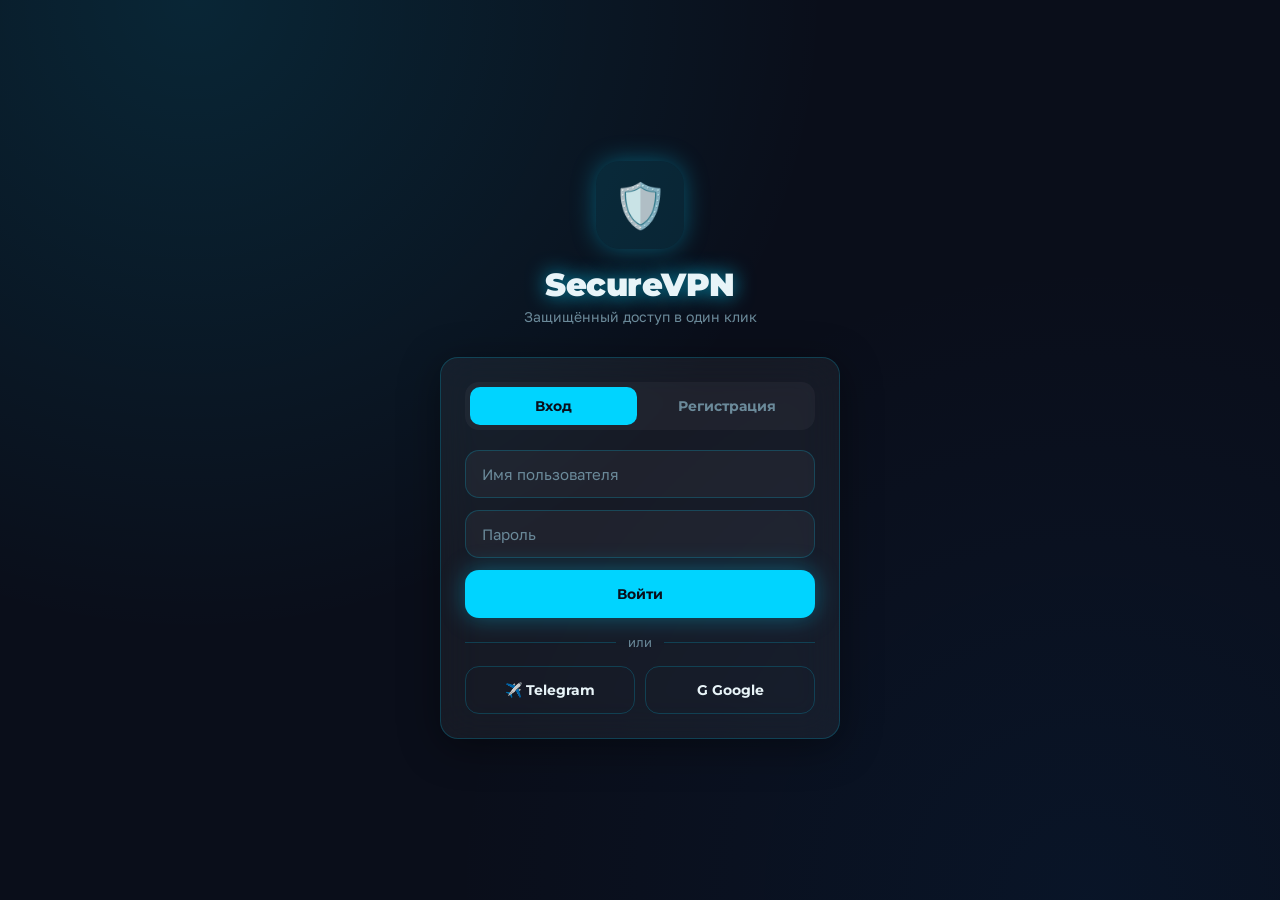
<file: public/securevpn/index.html>
<!DOCTYPE html>
<html lang="ru">
<head>
<meta charset="UTF-8"/>
<meta name="viewport" content="width=device-width, initial-scale=1.0, maximum-scale=1.0"/>
<title>SecureVPN</title>
<script src="https://telegram.org/js/telegram-web-app.js"></script>
<link rel="preconnect" href="https://fonts.googleapis.com">
<link href="https://fonts.googleapis.com/css2?family=Montserrat:wght@600;700;800;900&family=Golos+Text:wght@400;500;600;700&display=swap" rel="stylesheet">
<style>
:root {
  --bg: #0a0e1a;
  --bg2: #0f1523;
  --cyan: #00d4ff;
  --cyan2: #0099cc;
  --glass: rgba(255,255,255,0.05);
  --glass-border: rgba(0,212,255,0.2);
  --text: #e8f4f8;
  --muted: #6b8a9a;
  --card: rgba(15,21,35,0.8);
  --danger: #ff4757;
  --success: #00d4aa;
  --nav-h: 72px;
  --radius: 18px;
}
* { box-sizing: border-box; margin: 0; padding: 0; -webkit-tap-highlight-color: transparent; }
html, body { height: 100%; background: var(--bg); color: var(--text); font-family: 'Golos Text', sans-serif; overflow-x: hidden; }
body { background-image: radial-gradient(circle at 15% 0%, rgba(0,212,255,0.12) 0%, transparent 45%), radial-gradient(circle at 85% 100%, rgba(0,80,160,0.1) 0%, transparent 45%); background-attachment: fixed; }
h1,h2,h3,h4,.display { font-family: 'Montserrat', sans-serif; }

/* ANIMATIONS */
@keyframes fadeUp { from { opacity:0; transform:translateY(22px); } to { opacity:1; transform:translateY(0); } }
@keyframes popIn { from { opacity:0; transform:scale(0.82); } to { opacity:1; transform:scale(1); } }
@keyframes pulseGlow { 0%,100% { box-shadow:0 0 0 0 rgba(0,212,255,0.5); } 50% { box-shadow:0 0 0 8px rgba(0,212,255,0); } }
@keyframes fadeIn { from { opacity:0; } to { opacity:1; } }
@keyframes spin { to { transform:rotate(360deg); } }
@keyframes slideUp { from { transform:translateY(100%); opacity:0; } to { transform:translateY(0); opacity:1; } }
@keyframes toastIn { from { transform:translateY(80px) scale(0.9); opacity:0; } to { transform:translateY(0) scale(1); opacity:1; } }
.fade-up { animation: fadeUp 0.55s cubic-bezier(.22,1,.36,1) both; }
.pop-in { animation: popIn 0.4s cubic-bezier(.34,1.56,.64,1) both; }
.fade-in { animation: fadeIn 0.4s ease both; }

/* LAYOUT */
#app { max-width: 480px; margin: 0 auto; min-height: 100dvh; position: relative; }
.screen { display: none; }
.screen.active { display: block; }
.tab-content { display: none; padding-bottom: calc(var(--nav-h) + 16px); }
.tab-content.active { display: block; }

/* GLASS CARD */
.glass {
  background: var(--glass);
  border: 1px solid var(--glass-border);
  backdrop-filter: blur(20px);
  -webkit-backdrop-filter: blur(20px);
  border-radius: var(--radius);
  box-shadow: 0 8px 40px rgba(0,0,0,0.4);
}

/* NEON */
.neon-text { text-shadow: 0 0 20px rgba(0,212,255,0.7); }
.neon-glow { box-shadow: 0 0 24px rgba(0,212,255,0.35); }
.neon-border { box-shadow: 0 0 0 1px rgba(0,212,255,0.45), 0 0 24px rgba(0,212,255,0.2); }
.neon-pulse { animation: pulseGlow 2.5s infinite; }

/* BUTTONS */
.btn {
  display: inline-flex; align-items: center; justify-content: center; gap: 8px;
  padding: 0 20px; height: 48px; border-radius: 14px; border: none; cursor: pointer;
  font-family: 'Montserrat', sans-serif; font-weight: 700; font-size: 14px;
  transition: all 0.2s; user-select: none; text-decoration: none;
}
.btn:active { transform: scale(0.96); }
.btn-primary { background: var(--cyan); color: #0a0e1a; }
.btn-primary:hover { background: #1ae0ff; }
.btn-primary.neon-glow:hover { box-shadow: 0 0 32px rgba(0,212,255,0.5); }
.btn-outline { background: transparent; border: 1px solid var(--glass-border); color: var(--text); }
.btn-outline:hover { border-color: var(--cyan); color: var(--cyan); }
.btn-ghost { background: rgba(0,212,255,0.08); color: var(--cyan); border: 1px solid rgba(0,212,255,0.15); }
.btn-ghost:hover { background: rgba(0,212,255,0.15); }
.btn-danger { background: transparent; border: 1px solid rgba(255,71,87,0.4); color: var(--danger); }
.btn-danger:hover { background: rgba(255,71,87,0.1); }
.btn-full { width: 100%; }
.btn-sm { height: 38px; padding: 0 14px; font-size: 13px; border-radius: 10px; }

/* INPUTS */
.input {
  width: 100%; height: 48px; border-radius: 14px; border: 1px solid var(--glass-border);
  background: rgba(255,255,255,0.04); color: var(--text); padding: 0 16px;
  font-family: 'Golos Text', sans-serif; font-size: 15px; outline: none;
  transition: border-color 0.2s;
}
.input:focus { border-color: var(--cyan); box-shadow: 0 0 0 3px rgba(0,212,255,0.12); }
.input::placeholder { color: var(--muted); }

/* AUTH SCREEN */
#auth-screen { min-height: 100dvh; display: flex; align-items: center; justify-content: center; padding: 20px; }
.auth-wrap { width: 100%; max-width: 400px; }
.auth-logo { text-align: center; margin-bottom: 32px; }
.auth-logo .logo-icon { width: 88px; height: 88px; margin: 0 auto 16px; border-radius: 24px; background: rgba(0,212,255,0.1); display: flex; align-items: center; justify-content: center; font-size: 44px; }
.auth-logo h1 { font-size: 32px; font-weight: 900; letter-spacing: -0.5px; }
.auth-logo p { color: var(--muted); font-size: 14px; margin-top: 4px; }
.auth-tabs { display: flex; gap: 6px; padding: 5px; background: rgba(255,255,255,0.04); border-radius: 14px; margin-bottom: 20px; }
.auth-tab { flex: 1; padding: 10px; border-radius: 10px; border: none; cursor: pointer; font-family: 'Montserrat', sans-serif; font-weight: 700; font-size: 14px; color: var(--muted); background: transparent; transition: all 0.2s; }
.auth-tab.active { background: var(--cyan); color: #0a0e1a; }
.auth-form { display: flex; flex-direction: column; gap: 12px; }
.divider { display: flex; align-items: center; gap: 12px; color: var(--muted); font-size: 13px; margin: 4px 0; }
.divider::before, .divider::after { content:''; flex:1; height:1px; background: var(--glass-border); }
.social-btns { display: grid; grid-template-columns: 1fr 1fr; gap: 10px; }

/* MAIN APP */
#main-screen { min-height: 100dvh; }
.page-wrap { padding: 0 16px; max-width: 480px; margin: 0 auto; }

/* HEADER */
.app-header { display: flex; align-items: center; justify-content: space-between; padding: 20px 16px 12px; }
.app-header .logo { display: flex; align-items: center; gap: 10px; }
.app-header .logo .icon { width: 44px; height: 44px; border-radius: 14px; background: rgba(0,212,255,0.1); display: flex; align-items: center; justify-content: center; font-size: 22px; }
.app-header .logo h1 { font-size: 20px; font-weight: 900; line-height: 1; }
.app-header .logo p { font-size: 12px; color: var(--muted); }
.status-pill { display: flex; align-items: center; gap: 7px; padding: 8px 14px; border-radius: 50px; font-size: 12px; font-weight: 600; }
.status-dot { width: 8px; height: 8px; border-radius: 50%; flex-shrink: 0; }
.status-dot.online { background: var(--cyan); box-shadow: 0 0 10px var(--cyan); }
.status-dot.offline { background: var(--muted); }

/* BOTTOM NAV */
.bottom-nav {
  position: fixed; bottom: 0; left: 50%; transform: translateX(-50%);
  width: calc(100% - 24px); max-width: 456px;
  height: var(--nav-h); padding: 8px 8px 12px;
  display: flex; align-items: stretch; justify-content: space-between; gap: 4px;
  z-index: 100; border-radius: 22px 22px 0 0;
  background: rgba(10,14,26,0.9);
  border-top: 1px solid var(--glass-border);
  backdrop-filter: blur(24px);
  -webkit-backdrop-filter: blur(24px);
}
.nav-btn { flex: 1; display: flex; flex-direction: column; align-items: center; justify-content: center; gap: 4px; border: none; background: transparent; cursor: pointer; border-radius: 14px; transition: all 0.2s; color: var(--muted); padding: 0; }
.nav-btn.active { color: var(--cyan); }
.nav-btn.active .nav-icon { filter: drop-shadow(0 0 6px rgba(0,212,255,0.8)); }
.nav-icon { font-size: 20px; line-height: 1; }
.nav-label { font-family: 'Golos Text', sans-serif; font-size: 10px; font-weight: 600; }

/* STAT CARDS */
.stat-grid { display: grid; grid-template-columns: repeat(3, 1fr); gap: 10px; }
.stat-card { padding: 16px 14px; }
.stat-card .s-icon { font-size: 20px; margin-bottom: 6px; color: var(--cyan); }
.stat-card .s-val { font-family: 'Montserrat', sans-serif; font-weight: 800; font-size: 20px; line-height: 1.1; }
.stat-card .s-lbl { font-size: 11px; color: var(--muted); margin-top: 2px; }

/* SUBSCRIPTION CARD */
.sub-card { padding: 22px; position: relative; overflow: hidden; margin-bottom: 14px; }
.sub-card .glow-blob { position: absolute; top: -40px; right: -40px; width: 150px; height: 150px; border-radius: 50%; background: rgba(0,212,255,0.15); filter: blur(40px); pointer-events: none; }
.sub-card .label { font-size: 10px; color: var(--muted); text-transform: uppercase; letter-spacing: 1.5px; margin-bottom: 4px; }
.sub-card h2 { font-size: 26px; font-weight: 900; }
.sub-card .badges { display: flex; align-items: center; gap: 8px; margin-top: 10px; flex-wrap: wrap; }
.badge { display: inline-block; padding: 4px 12px; border-radius: 50px; font-size: 12px; font-weight: 700; }
.badge-active { background: rgba(0,212,255,0.15); color: var(--cyan); }
.badge-inactive { background: rgba(107,138,154,0.15); color: var(--muted); }
.badge-expires { font-size: 12px; color: var(--muted); }

/* SERVER LIST */
.server-list { display: flex; flex-direction: column; gap: 8px; }
.server-row { display: flex; align-items: center; justify-content: space-between; padding: 11px 16px; border-radius: 14px; background: rgba(255,255,255,0.03); border: 1px solid rgba(255,255,255,0.06); }
.server-row .sf { display: flex; align-items: center; gap: 12px; }
.server-row .flag { font-size: 22px; }
.server-row .sname { font-weight: 600; font-size: 14px; }
.server-row .ping { font-family: 'Montserrat', sans-serif; font-size: 12px; color: var(--cyan); font-weight: 700; }
.section-head { display: flex; align-items: center; justify-content: space-between; margin-bottom: 12px; }
.section-head h3 { font-size: 16px; font-weight: 800; }

/* PLAN CARDS */
.plan-card { display: flex; align-items: center; justify-content: space-between; padding: 16px; margin-bottom: 10px; cursor: pointer; transition: transform 0.18s, box-shadow 0.18s; }
.plan-card:active { transform: scale(0.98); }
.plan-card:hover { transform: scale(1.01); }
.plan-card .pi { display: flex; align-items: center; gap: 14px; }
.plan-card .plan-icon { font-size: 28px; }
.plan-card .plan-name { font-family: 'Montserrat', sans-serif; font-weight: 800; font-size: 15px; }
.plan-card .plan-desc { font-size: 12px; color: var(--muted); margin-top: 2px; }
.plan-card .plan-price { text-align: right; }
.plan-card .plan-price .price-val { font-family: 'Montserrat', sans-serif; font-weight: 900; font-size: 16px; color: var(--cyan); }
.plan-card .plan-price .price-via { font-size: 10px; color: var(--muted); margin-top: 2px; }

/* KEY CARDS */
.key-card { padding: 14px 16px; margin-bottom: 10px; }
.key-card .key-head { display: flex; align-items: center; justify-content: space-between; margin-bottom: 8px; }
.key-card .key-title { display: flex; align-items: center; gap: 6px; font-weight: 700; font-size: 13px; color: var(--cyan); }
.key-card .key-body { font-family: monospace; font-size: 11px; color: var(--muted); word-break: break-all; background: rgba(0,0,0,0.3); border-radius: 10px; padding: 10px 12px; line-height: 1.5; cursor: pointer; transition: color 0.2s; }
.key-card .key-body:hover { color: var(--text); }
.key-card .key-toggle { font-size: 11px; color: var(--cyan); cursor: pointer; margin-top: 6px; display: inline-block; }

/* DOWNLOAD */
.dl-card { display: flex; align-items: center; justify-content: space-between; padding: 16px; margin-bottom: 10px; }
.dl-card .dl-left { display: flex; align-items: center; gap: 14px; }
.dl-card .dl-icon { font-size: 28px; width: 44px; text-align: center; }
.dl-card .dl-name { font-weight: 700; font-size: 15px; }
.dl-card .dl-sub { font-size: 12px; color: var(--muted); }

/* PROFILE */
.profile-avatar { width: 84px; height: 84px; border-radius: 22px; background: rgba(0,212,255,0.1); display: flex; align-items: center; justify-content: center; font-size: 42px; margin: 0 auto 12px; cursor: pointer; overflow: hidden; position: relative; }
.profile-avatar img { width: 100%; height: 100%; object-fit: cover; }
.profile-center { text-align: center; }
.profile-name { font-family: 'Montserrat', sans-serif; font-weight: 900; font-size: 22px; }
.profile-id { font-size: 12px; color: var(--muted); margin-top: 3px; }
.info-row { display: flex; align-items: center; justify-content: space-between; padding: 12px 16px; border-radius: 14px; background: rgba(255,255,255,0.03); border: 1px solid rgba(255,255,255,0.06); }
.info-row .ir-lbl { font-size: 13px; color: var(--muted); }
.info-row .ir-val { font-weight: 700; font-size: 13px; }
.ir-val.ok { color: var(--success); }
.ir-val.used { color: var(--muted); }
.ref-box { display: flex; align-items: center; gap: 8px; margin-top: 6px; }
.ref-text { flex: 1; background: rgba(0,0,0,0.3); border-radius: 10px; padding: 10px 12px; font-family: monospace; font-size: 12px; color: var(--muted); overflow: hidden; white-space: nowrap; text-overflow: ellipsis; }
.history-item { display: flex; justify-content: space-between; padding: 10px 0; border-bottom: 1px solid rgba(255,255,255,0.05); }
.history-item:last-child { border-bottom: none; }
.history-item .hi-plan { font-weight: 600; font-size: 13px; }
.history-item .hi-date { font-size: 12px; color: var(--muted); }

/* DEVICES */
.device-row { display: flex; align-items: center; justify-content: space-between; padding: 14px 16px; border-radius: 14px; margin-bottom: 8px; background: rgba(255,255,255,0.03); border: 1px solid rgba(255,255,255,0.06); }
.device-row .dr-left { display: flex; align-items: center; gap: 12px; }
.device-row .dr-icon { width: 40px; height: 40px; border-radius: 12px; background: rgba(0,212,255,0.1); display: flex; align-items: center; justify-content: center; font-size: 20px; }
.device-row .dr-name { font-weight: 700; font-size: 14px; }
.device-row .dr-tag { font-size: 10px; color: var(--cyan); margin-top: 2px; }
.del-btn { background: transparent; border: none; color: var(--muted); cursor: pointer; font-size: 18px; padding: 4px; border-radius: 8px; transition: color 0.2s; }
.del-btn:hover { color: var(--danger); }

/* MODAL */
.modal-overlay {
  position: fixed; inset: 0; z-index: 200; display: flex; align-items: center; justify-content: center;
  background: rgba(0,0,0,0.75); backdrop-filter: blur(8px); padding: 20px;
  opacity: 0; pointer-events: none; transition: opacity 0.25s;
}
.modal-overlay.open { opacity: 1; pointer-events: all; }
.modal-box { width: 100%; max-width: 360px; padding: 28px 24px; }
.modal-box h3 { font-size: 22px; font-weight: 900; text-align: center; margin: 12px 0 6px; }
.modal-box p { font-size: 14px; color: var(--muted); text-align: center; }
.modal-actions { display: flex; gap: 10px; margin-top: 22px; }
.modal-actions .btn { flex: 1; }
.modal-big-icon { text-align: center; font-size: 48px; }

/* TOAST */
.toast-container { position: fixed; bottom: calc(var(--nav-h) + 12px); left: 50%; transform: translateX(-50%); z-index: 500; width: calc(100% - 32px); max-width: 448px; display: flex; flex-direction: column; gap: 8px; pointer-events: none; }
.toast { padding: 14px 18px; border-radius: 14px; font-weight: 600; font-size: 14px; animation: toastIn 0.35s cubic-bezier(.34,1.56,.64,1) both; box-shadow: 0 8px 30px rgba(0,0,0,0.5); }
.toast-success { background: rgba(0,212,170,0.2); border: 1px solid rgba(0,212,170,0.4); color: var(--success); }
.toast-error { background: rgba(255,71,87,0.2); border: 1px solid rgba(255,71,87,0.4); color: var(--danger); }
.toast-info { background: rgba(0,212,255,0.15); border: 1px solid rgba(0,212,255,0.35); color: var(--cyan); }

/* SPINNER */
.spinner { width: 24px; height: 24px; border: 3px solid rgba(0,212,255,0.2); border-top-color: var(--cyan); border-radius: 50%; animation: spin 0.8s linear infinite; margin: 0 auto; }

/* EMPTY STATE */
.empty-state { text-align: center; padding: 48px 20px; }
.empty-state .es-icon { font-size: 52px; margin-bottom: 14px; opacity: 0.5; }
.empty-state p { color: var(--muted); font-size: 14px; }

/* SECTION SPACER */
.section { margin-bottom: 20px; }
.s-title { font-family: 'Montserrat', sans-serif; font-size: 20px; font-weight: 900; margin-bottom: 14px; }
.sub-section { font-family: 'Montserrat', sans-serif; font-size: 15px; font-weight: 800; margin-bottom: 10px; color: var(--text); }
.s-desc { font-size: 13px; color: var(--muted); margin-bottom: 14px; }

/* LOCK SCREEN */
.lock-screen { display: flex; flex-direction: column; align-items: center; justify-content: center; padding: 60px 20px; text-align: center; }
.lock-screen .lock-icon { font-size: 56px; margin-bottom: 16px; opacity: 0.4; }
.lock-screen p { color: var(--muted); font-size: 15px; line-height: 1.6; }

/* COPY BTN */
.copy-btn { background: rgba(0,212,255,0.1); border: 1px solid rgba(0,212,255,0.2); color: var(--cyan); border-radius: 10px; padding: 6px 10px; cursor: pointer; font-size: 16px; transition: all 0.2s; }
.copy-btn:hover { background: rgba(0,212,255,0.2); }

/* SCROLLBAR */
::-webkit-scrollbar { width: 4px; }
::-webkit-scrollbar-track { background: transparent; }
::-webkit-scrollbar-thumb { background: rgba(0,212,255,0.3); border-radius: 4px; }

/* PROGRESS BAR */
.progress-bar { height: 6px; border-radius: 6px; background: rgba(255,255,255,0.08); overflow: hidden; margin-top: 10px; }
.progress-fill { height: 100%; border-radius: 6px; background: linear-gradient(90deg, var(--cyan2), var(--cyan)); transition: width 0.5s; }
</style>
</head>
<body>
<div id="app">

  <!-- AUTH SCREEN -->
  <div id="auth-screen" class="screen active">
    <div class="auth-wrap pop-in">
      <div class="auth-logo">
        <div class="logo-icon neon-glow neon-pulse">🛡️</div>
        <h1 class="neon-text">SecureVPN</h1>
        <p>Защищённый доступ в один клик</p>
      </div>
      <div class="glass" style="padding:24px;">
        <div class="auth-tabs">
          <button class="auth-tab active" onclick="switchAuthTab('login')">Вход</button>
          <button class="auth-tab" onclick="switchAuthTab('register')">Регистрация</button>
        </div>
        <div class="auth-form">
          <input id="auth-name" class="input" placeholder="Имя пользователя" autocomplete="username"/>
          <input id="auth-pass" class="input" type="password" placeholder="Пароль" autocomplete="current-password"/>
          <input id="auth-pass2" class="input" type="password" placeholder="Повторите пароль" autocomplete="new-password" style="display:none"/>
          <button class="btn btn-primary btn-full neon-glow" id="auth-submit-btn" onclick="submitAuth()">Войти</button>
          <div class="divider">или</div>
          <div class="social-btns">
            <button class="btn btn-outline" onclick="loginTelegram()">✈️ Telegram</button>
            <button class="btn btn-outline" onclick="loginGoogle()">G Google</button>
          </div>
        </div>
      </div>
    </div>
  </div>

  <!-- MAIN APP SCREEN -->
  <div id="main-screen" class="screen">
    <!-- HEADER -->
    <div class="app-header">
      <div class="logo">
        <div class="icon neon-border">🛡️</div>
        <div>
          <h1 class="neon-text">SecureVPN</h1>
          <p id="header-greeting">Привет!</p>
        </div>
      </div>
      <div class="status-pill glass" id="status-pill">
        <div class="status-dot online" id="status-dot"></div>
        <span id="status-text">Online</span>
      </div>
    </div>

    <!-- TAB CONTENTS -->
    <div style="padding:0 16px;">

      <!-- HOME TAB -->
      <div id="tab-home" class="tab-content active fade-up">
        <div class="sub-card glass">
          <div class="glow-blob"></div>
          <div class="label">Текущий тариф</div>
          <h2 id="home-plan-name" class="neon-text">Нет подписки</h2>
          <div class="badges">
            <span class="badge badge-inactive" id="home-status-badge">Не активна</span>
            <span class="badge-expires" id="home-expires"></span>
          </div>
          <div class="progress-bar" id="home-progress-bar" style="display:none">
            <div class="progress-fill" id="home-progress-fill"></div>
          </div>
        </div>
        <div class="stat-grid" style="margin-bottom:16px;">
          <div class="stat-card glass fade-up" style="animation-delay:.06s">
            <div class="s-icon">🖥️</div>
            <div class="s-val" id="stat-servers">0</div>
            <div class="s-lbl">Серверов</div>
          </div>
          <div class="stat-card glass fade-up" style="animation-delay:.12s">
            <div class="s-icon">📱</div>
            <div class="s-val" id="stat-devices">0</div>
            <div class="s-lbl">Устройств</div>
          </div>
          <div class="stat-card glass fade-up" style="animation-delay:.18s">
            <div class="s-icon">⏱️</div>
            <div class="s-val" id="stat-days">—</div>
            <div class="s-lbl">Осталось</div>
          </div>
        </div>
        <div class="glass" style="padding:18px;">
          <div class="section-head">
            <h3>Доступные серверы</h3>
            <span style="color:var(--cyan);font-size:18px;">📡</span>
          </div>
          <div class="server-list" id="server-list">
            <div class="empty-state" style="padding:20px 0;">
              <div class="es-icon">🔒</div>
              <p>Оформите подписку, чтобы открыть серверы</p>
            </div>
          </div>
        </div>
      </div>

      <!-- PLANS TAB -->
      <div id="tab-plans" class="tab-content">
        <div class="s-title fade-up">Тарифы</div>
        <div id="plans-list" class="fade-up" style="animation-delay:.05s"></div>
      </div>

      <!-- KEYS TAB -->
      <div id="tab-keys" class="tab-content">
        <div class="s-title fade-up">Мои ключи</div>
        <div id="keys-content" class="fade-up" style="animation-delay:.05s"></div>
      </div>

      <!-- DOWNLOAD TAB -->
      <div id="tab-download" class="tab-content">
        <div class="s-title fade-up">Скачать</div>
        <div class="s-desc fade-up">Установите HAPP на своё устройство</div>
        <div id="dl-list" class="fade-up" style="animation-delay:.05s"></div>
        <div class="glass fade-up" style="padding:22px;text-align:center;margin-top:8px;animation-delay:.15s">
          <div style="font-size:28px;margin-bottom:10px;">🔗</div>
          <div style="font-family:'Montserrat',sans-serif;font-weight:800;font-size:16px;margin-bottom:6px;">Добавить подписку</div>
          <div style="font-size:13px;color:var(--muted);margin-bottom:16px;">Откройте бота для управления подпиской</div>
          <button class="btn btn-primary neon-glow btn-full" onclick="openBot()">Открыть @SecureVpnOfficial_bot</button>
        </div>
      </div>

      <!-- PROFILE TAB -->
      <div id="tab-profile" class="tab-content">
        <div class="section fade-up">
          <div class="glass" style="padding:24px;">
            <div class="profile-center">
              <label for="avatar-input" style="cursor:pointer;">
                <div class="profile-avatar neon-glow" id="profile-avatar-wrap">👤</div>
              </label>
              <input type="file" id="avatar-input" accept="image/*" style="display:none" onchange="uploadAvatar(this)"/>
              <div class="profile-name" id="profile-name"></div>
              <div class="profile-id" id="profile-id"></div>
            </div>
          </div>
        </div>

        <div class="section fade-up" style="animation-delay:.07s">
          <div class="sub-section">Статус аккаунта</div>
          <div style="display:flex;flex-direction:column;gap:8px;">
            <div class="info-row"><span class="ir-lbl">Триал</span><span class="ir-val" id="profile-trial">Доступен</span></div>
            <div class="info-row"><span class="ir-lbl">Премиум 4д</span><span class="ir-val" id="profile-prem4">Доступен</span></div>
            <div class="info-row"><span class="ir-lbl">Приглашено</span><span class="ir-val" id="profile-invited">0</span></div>
          </div>
        </div>

        <div class="section fade-up" style="animation-delay:.12s">
          <div class="sub-section">Устройства</div>
          <div id="devices-counter" style="font-size:13px;color:var(--muted);margin-bottom:10px;"></div>
          <div id="devices-list"></div>
          <button class="btn btn-ghost btn-full" style="margin-top:8px;" onclick="addDevice()">＋ Добавить устройство</button>
        </div>

        <div class="section fade-up" style="animation-delay:.16s">
          <div class="sub-section">История подписок</div>
          <div class="glass" style="padding:16px;" id="history-block">
            <p style="color:var(--muted);font-size:13px;text-align:center;">Нет истории</p>
          </div>
        </div>

        <div class="section fade-up" style="animation-delay:.2s">
          <div class="sub-section">Реферальная ссылка</div>
          <div class="glass" style="padding:16px;">
            <div class="ref-box">
              <div class="ref-text" id="ref-link"></div>
              <button class="copy-btn" onclick="copyRef()">📋</button>
            </div>
          </div>
        </div>

        <div class="section fade-up" style="animation-delay:.24s;display:flex;flex-direction:column;gap:10px;">
          <button class="btn btn-outline btn-full" onclick="logout()">🚪 Выйти</button>
          <button class="btn btn-danger btn-full" onclick="showDeleteConfirm()">🗑️ Удалить аккаунт</button>
        </div>
      </div>

    </div><!-- /padding wrap -->

    <!-- BOTTOM NAV -->
    <nav class="bottom-nav">
      <button class="nav-btn active" id="nav-home" onclick="switchTab('home')">
        <span class="nav-icon">🏠</span>
        <span class="nav-label">Главная</span>
      </button>
      <button class="nav-btn" id="nav-plans" onclick="switchTab('plans')">
        <span class="nav-icon">✦</span>
        <span class="nav-label">Тарифы</span>
      </button>
      <button class="nav-btn" id="nav-keys" onclick="switchTab('keys')">
        <span class="nav-icon">🔑</span>
        <span class="nav-label">Ключи</span>
      </button>
      <button class="nav-btn" id="nav-download" onclick="switchTab('download')">
        <span class="nav-icon">⬇️</span>
        <span class="nav-label">Скачать</span>
      </button>
      <button class="nav-btn" id="nav-profile" onclick="switchTab('profile')">
        <span class="nav-icon">👤</span>
        <span class="nav-label">Профиль</span>
      </button>
    </nav>
  </div><!-- /main-screen -->

</div><!-- /app -->

<!-- MODALS -->
<div class="modal-overlay" id="modal-plan" onclick="closeModal('modal-plan')">
  <div class="modal-box glass pop-in" onclick="event.stopPropagation()">
    <div class="modal-big-icon" id="modal-plan-icon"></div>
    <h3 id="modal-plan-title"></h3>
    <p id="modal-plan-desc"></p>
    <div class="modal-actions">
      <button class="btn btn-outline" onclick="closeModal('modal-plan')">Отмена</button>
      <button class="btn btn-primary neon-glow" id="modal-plan-confirm">Активировать</button>
    </div>
  </div>
</div>

<div class="modal-overlay" id="modal-delete" onclick="closeModal('modal-delete')">
  <div class="modal-box glass pop-in" onclick="event.stopPropagation()">
    <div class="modal-big-icon">⚠️</div>
    <h3>Удалить аккаунт?</h3>
    <p>Все данные, ключи и подписка будут удалены безвозвратно.</p>
    <div class="modal-actions">
      <button class="btn btn-outline" onclick="closeModal('modal-delete')">Отмена</button>
      <button class="btn btn-danger" onclick="deleteAccount()">Удалить</button>
    </div>
  </div>
</div>

<!-- TOAST CONTAINER -->
<div class="toast-container" id="toast-container"></div>

<script>
// ============================================================
// CONSTANTS
// ============================================================
const GIST_TRIAL = 'https://gist.githubusercontent.com/securevpn108-bot/44ed10a2807f6133217ad043246653e8/raw/c6fd74092b1cdc0c96b64daf5c53d4d99c825fc3/gistfile1.txt';
const GIST_FULL  = 'https://gist.githubusercontent.com/securevpn108-bot/e44e70d388ef1c41b041f61ed42a07bc/raw/6739b118832d22209c7a5b13bc2fa9770214699c/gistfile1.txt';
const BOT_URL = 'https://t.me/SecureVpnOfficial_bot';

const PLANS = [
  { id:'trial',  icon:'🎁', name:'Триал',       days:3,   servers:3, maxDev:2, price:0,   via:'app',  gist:GIST_TRIAL, keys:3 },
  { id:'prem4',  icon:'🎁', name:'Премиум 4д',  days:4,   servers:7, maxDev:4, price:0,   via:'app',  gist:GIST_FULL,  keys:7 },
  { id:'m1',     icon:'💎', name:'1 месяц',     days:30,  servers:7, maxDev:4, price:15,  via:'bot',  gist:GIST_FULL,  keys:7 },
  { id:'m3',     icon:'💎', name:'3 месяца',    days:90,  servers:7, maxDev:4, price:25,  via:'bot',  gist:GIST_FULL,  keys:7 },
  { id:'m6',     icon:'💎', name:'6 месяцев',   days:180, servers:7, maxDev:4, price:100, via:'bot',  gist:GIST_FULL,  keys:7 },
  { id:'m12',    icon:'💎', name:'12 месяцев',  days:365, servers:7, maxDev:4, price:300, via:'bot',  gist:GIST_FULL,  keys:7 },
];

const SERVERS = [
  {flag:'🇳🇱',name:'Нидерланды',ping:24},
  {flag:'🇩🇪',name:'Германия',ping:31},
  {flag:'🇫🇮',name:'Финляндия',ping:18},
  {flag:'🇺🇸',name:'США',ping:92},
  {flag:'🇸🇬',name:'Сингапур',ping:110},
  {flag:'🇫🇷',name:'Франция',ping:38},
  {flag:'🇬🇧',name:'Британия',ping:44},
];

const DL_APPS = [
  {icon:'📱',name:'iOS',sub:'iPhone / iPad',store:'App Store'},
  {icon:'🤖',name:'Android',sub:'Смартфон / Планшет',store:'Google Play / APK'},
  {icon:'🪟',name:'Windows',sub:'Windows 10/11',store:'Скачать .exe'},
  {icon:'🍎',name:'macOS',sub:'macOS 12+',store:'Скачать .dmg'},
  {icon:'🐧',name:'Linux',sub:'Ubuntu / Debian',store:'Скачать .deb'},
];

// ============================================================
// TELEGRAM INIT
// ============================================================
const tg = window.Telegram?.WebApp;
if (tg) { try { tg.ready(); tg.expand(); } catch(e){} }

// ============================================================
// STATE
// ============================================================
let currentUser = null;
let autoRefreshTimer = null;

// ============================================================
// STORAGE HELPERS
// ============================================================
function saveUser(u) {
  localStorage.setItem('svpn_session', JSON.stringify(u));
  localStorage.setItem('svpn_user_' + u.name.toLowerCase(), JSON.stringify(u));
  currentUser = u;
}

function loadUser() {
  const s = localStorage.getItem('svpn_session');
  return s ? JSON.parse(s) : null;
}

function makeUser(name, provider, password) {
  return { name, password: password||null, avatar:null, provider, trialUsed:false, prem4Used:false, invited:0, devices:[], history:[], sub:null };
}

// ============================================================
// TOAST
// ============================================================
function showToast(msg, type='info') {
  const c = document.getElementById('toast-container');
  const t = document.createElement('div');
  t.className = `toast toast-${type}`;
  t.textContent = msg;
  c.appendChild(t);
  setTimeout(() => t.style.opacity='0', 2700);
  setTimeout(() => t.remove(), 3200);
}

// ============================================================
// AUTH
// ============================================================
let authMode = 'login';

function switchAuthTab(mode) {
  authMode = mode;
  document.querySelectorAll('.auth-tab').forEach((t,i) => t.classList.toggle('active', (i===0&&mode==='login')||(i===1&&mode==='register')));
  const p2 = document.getElementById('auth-pass2');
  p2.style.display = mode === 'register' ? 'block' : 'none';
  document.getElementById('auth-submit-btn').textContent = mode === 'login' ? 'Войти' : 'Создать аккаунт';
}

function vibrate() { try { navigator.vibrate && navigator.vibrate(60); } catch(e){} }

function submitAuth() {
  const name = document.getElementById('auth-name').value.trim();
  const pass = document.getElementById('auth-pass').value;
  const pass2 = document.getElementById('auth-pass2').value;
  if (!name || !pass) { vibrate(); showToast('Заполните все поля', 'error'); return; }
  const key = 'svpn_user_' + name.toLowerCase();
  if (authMode === 'register') {
    if (pass !== pass2) { vibrate(); showToast('Пароли не совпадают', 'error'); return; }
    if (localStorage.getItem(key)) { vibrate(); showToast('Пользователь уже существует', 'error'); return; }
    const u = makeUser(name, 'local', pass);
    saveUser(u);
    showToast('Аккаунт создан!', 'success');
    enterApp(u);
  } else {
    const raw = localStorage.getItem(key);
    if (!raw) { vibrate(); showToast('Пользователь не найден', 'error'); return; }
    const u = JSON.parse(raw);
    if (u.password !== pass) { vibrate(); showToast('Неверный пароль', 'error'); return; }
    showToast('С возвращением!', 'success');
    enterApp(u);
  }
}

function loginTelegram() {
  let name = 'TelegramUser_' + Math.floor(Math.random()*9000+1000);
  if (tg && tg.initDataUnsafe && tg.initDataUnsafe.user) {
    const tu = tg.initDataUnsafe.user;
    name = tu.username || (tu.first_name + (tu.last_name?' '+tu.last_name:'')) || name;
  }
  const key = 'svpn_user_' + name.toLowerCase();
  const existing = localStorage.getItem(key);
  const u = existing ? JSON.parse(existing) : makeUser(name, 'telegram');
  saveUser(u);
  showToast('Вход через Telegram', 'success');
  enterApp(u);
}

function loginGoogle() {
  const name = 'GoogleUser_' + Math.floor(Math.random()*9000+1000);
  const u = makeUser(name, 'google');
  saveUser(u);
  showToast('Вход через Google', 'success');
  enterApp(u);
}

// ============================================================
// APP ENTRY
// ============================================================
function enterApp(u) {
  currentUser = u;
  document.getElementById('auth-screen').classList.remove('active');
  document.getElementById('main-screen').classList.add('active');
  renderAll();
  startAutoRefresh();
}

function startAutoRefresh() {
  if (autoRefreshTimer) clearInterval(autoRefreshTimer);
  autoRefreshTimer = setInterval(() => { if (currentUser) renderHome(); }, 3000);
}

// ============================================================
// RENDER
// ============================================================
function renderAll() {
  renderHeader();
  renderHome();
  renderPlans();
  renderKeys();
  renderDownload();
  renderProfile();
}

function isActive() { return currentUser.sub && currentUser.sub.expires > Date.now(); }
function daysLeft() { if (!currentUser.sub) return 0; return Math.max(0, Math.ceil((currentUser.sub.expires - Date.now()) / 86400000)); }
function fmtDate(ts) { return new Date(ts).toLocaleDateString('ru-RU', {day:'numeric',month:'long',year:'numeric'}); }

function hashId(name) { let h=0; for(let c of name){h=(h*137+c.charCodeAt(0))%9999999;} return String(Math.abs(h)).padStart(7,'0'); }

function renderHeader() {
  document.getElementById('header-greeting').textContent = 'Привет, ' + currentUser.name;
  const active = isActive();
  document.getElementById('status-dot').className = 'status-dot ' + (active ? 'online' : 'offline');
  document.getElementById('status-text').textContent = active ? 'Online' : 'Offline';
}

function renderHome() {
  const sub = currentUser.sub;
  const active = isActive();
  document.getElementById('home-plan-name').textContent = active ? sub.name : 'Нет подписки';
  const badge = document.getElementById('home-status-badge');
  badge.textContent = active ? 'Активна' : 'Не активна';
  badge.className = 'badge ' + (active ? 'badge-active' : 'badge-inactive');
  const exp = document.getElementById('home-expires');
  exp.textContent = active ? 'истекает ' + fmtDate(sub.expires) : '';
  document.getElementById('stat-servers').textContent = active ? sub.servers : '0';
  document.getElementById('stat-devices').textContent = active ? sub.maxDev : '0';
  document.getElementById('stat-days').textContent = active ? daysLeft() + ' дн' : '—';

  const pb = document.getElementById('home-progress-bar');
  if (active) {
    pb.style.display = 'block';
    const plan = PLANS.find(p=>p.id===sub.planId);
    if (plan) {
      const total = plan.days * 86400000;
      const passed = Date.now() - (sub.expires - total);
      const pct = Math.max(2, Math.min(100, (passed/total)*100));
      document.getElementById('home-progress-fill').style.width = pct+'%';
    }
  } else { pb.style.display = 'none'; }

  const sl = document.getElementById('server-list');
  if (!active) {
    sl.innerHTML = '<div class="empty-state" style="padding:20px 0;"><div class="es-icon">🔒</div><p>Оформите подписку, чтобы открыть серверы</p></div>';
    return;
  }
  sl.innerHTML = SERVERS.slice(0, sub.servers).map(s => `
    <div class="server-row">
      <div class="sf"><span class="flag">${s.flag}</span><span class="sname">${s.name}</span></div>
      <span class="ping">${s.ping} ms</span>
    </div>`).join('');
}

function renderPlans() {
  document.getElementById('plans-list').innerHTML = PLANS.map((p,i) => `
    <div class="plan-card glass ${p.accent?'neon-border':''}" onclick="onPlanClick('${p.id}')" style="animation-delay:${i*60}ms;">
      <div class="pi">
        <span class="plan-icon">${p.icon}</span>
        <div>
          <div class="plan-name">${p.name}</div>
          <div class="plan-desc">${p.days} дней · ${p.servers} серверов · ${p.maxDev} устр.</div>
        </div>
      </div>
      <div class="plan-price">
        <div class="price-val">${p.price===0?'FREE':p.price+'⭐'}</div>
        <div class="price-via">${p.via==='app'?'в приложении':'через бота'}</div>
      </div>
    </div>`).join('');
}

function renderKeys() {
  const kc = document.getElementById('keys-content');
  if (!isActive()) {
    kc.innerHTML = '<div class="lock-screen"><div class="lock-icon">🔒</div><p>Ключи доступны только при активной подписке</p></div>';
    return;
  }
  const keys = currentUser.sub.keys || [];
  if (!keys.length) {
    kc.innerHTML = '<div class="lock-screen"><div class="lock-icon">🔑</div><p>Ключи не найдены. Переактивируйте подписку.</p></div>';
    return;
  }
  kc.innerHTML = `
    <button class="btn btn-primary neon-glow btn-full" style="margin-bottom:14px;" onclick="copyAllKeys()">📋 Копировать все ключи</button>
    ${keys.map((k,i) => {
      const srv = SERVERS[i] || {flag:'🌐',name:'Сервер'};
      const short = k.length>50 ? k.slice(0,50)+'…' : k;
      return `<div class="key-card glass">
        <div class="key-head">
          <div class="key-title"><span>${srv.flag}</span> Ключ #${i+1} — ${srv.name}</div>
          <button class="copy-btn" onclick="copyKey('${btoa(k)}')">📋</button>
        </div>
        <div class="key-body" id="key-body-${i}" onclick="toggleKey(${i})">${escHtml(short)}</div>
        ${k.length>50?`<span class="key-toggle" onclick="toggleKey(${i})" id="key-toggle-${i}">Показать полностью</span>`:''}
      </div>`;
    }).join('')}`;
  // store full keys for toggle
  keys.forEach((k,i) => { window['_key_'+i] = k; });
}

function escHtml(s) { return s.replace(/&/g,'&amp;').replace(/</g,'&lt;').replace(/>/g,'&gt;'); }

function toggleKey(i) {
  const body = document.getElementById('key-body-'+i);
  const toggle = document.getElementById('key-toggle-'+i);
  const full = window['_key_'+i] || '';
  if (!body || !toggle) return;
  if (body.dataset.expanded === '1') {
    const short = full.length>50 ? full.slice(0,50)+'…' : full;
    body.textContent = short;
    toggle.textContent = 'Показать полностью';
    body.dataset.expanded = '0';
  } else {
    body.textContent = full;
    toggle.textContent = 'Скрыть';
    body.dataset.expanded = '1';
  }
}

function copyKey(b64) {
  const k = atob(b64);
  navigator.clipboard.writeText(k).then(() => showToast('Ключ скопирован', 'success')).catch(() => showToast('Ошибка копирования', 'error'));
}

function copyAllKeys() {
  const keys = currentUser.sub?.keys || [];
  navigator.clipboard.writeText(keys.join('\n')).then(() => showToast('Все ключи скопированы', 'success')).catch(() => showToast('Ошибка копирования', 'error'));
}

function renderDownload() {
  document.getElementById('dl-list').innerHTML = DL_APPS.map((d,i) => `
    <div class="dl-card glass" style="animation-delay:${i*60}ms;">
      <div class="dl-left">
        <div class="dl-icon">${d.icon}</div>
        <div><div class="dl-name">${d.name}</div><div class="dl-sub">${d.sub}</div></div>
      </div>
      <button class="btn btn-ghost btn-sm" onclick="openBot()">Скачать</button>
    </div>`).join('');
}

function renderProfile() {
  const u = currentUser;
  // avatar
  const aw = document.getElementById('profile-avatar-wrap');
  aw.innerHTML = u.avatar ? `<img src="${u.avatar}" style="width:100%;height:100%;object-fit:cover;border-radius:22px;">` : '👤';
  document.getElementById('profile-name').textContent = u.name;
  document.getElementById('profile-id').textContent = 'ID: #' + hashId(u.name);
  // status
  const ti = document.getElementById('profile-trial');
  ti.textContent = u.trialUsed ? 'Использован' : 'Доступен';
  ti.className = 'ir-val ' + (u.trialUsed ? 'used' : 'ok');
  const pi = document.getElementById('profile-prem4');
  pi.textContent = u.prem4Used ? 'Использован' : 'Доступен';
  pi.className = 'ir-val ' + (u.prem4Used ? 'used' : 'ok');
  document.getElementById('profile-invited').textContent = u.invited || 0;
  // devices
  renderDevices();
  // history
  const hb = document.getElementById('history-block');
  if (!u.history || !u.history.length) {
    hb.innerHTML = '<p style="color:var(--muted);font-size:13px;text-align:center;">Нет истории</p>';
  } else {
    hb.innerHTML = u.history.slice().reverse().map(h => `
      <div class="history-item"><span class="hi-plan">${h.plan}</span><span class="hi-date">${h.date}</span></div>`).join('');
  }
  // ref link
  document.getElementById('ref-link').textContent = 'https://t.me/SecureVpnOfficial_bot?start=' + encodeURIComponent(u.name);
}

function renderDevices() {
  const u = currentUser;
  const active = isActive();
  const max = active ? currentUser.sub.maxDev : 2;
  const devs = u.devices || [];
  document.getElementById('devices-counter').textContent = `${devs.length} из ${max} устройств`;
  const dl = document.getElementById('devices-list');
  if (!devs.length) {
    dl.innerHTML = '<p style="color:var(--muted);font-size:13px;margin-bottom:8px;">Нет добавленных устройств</p>';
    return;
  }
  dl.innerHTML = devs.map((d,i) => `
    <div class="device-row">
      <div class="dr-left">
        <div class="dr-icon">${d.icon}</div>
        <div><div class="dr-name">${d.name}</div>${d.current?'<div class="dr-tag">Текущее устройство</div>':''}</div>
      </div>
      <button class="del-btn" onclick="removeDevice(${i})">🗑️</button>
    </div>`).join('');
}

function detectDevice() {
  const ua = navigator.userAgent;
  if (/iPhone|iPad|iPod/.test(ua)) return {icon:'📱',name:'iPhone'};
  if (/Android/.test(ua)) return {icon:'📱',name:'Android'};
  if (/Mac/.test(ua)) return {icon:'💻',name:'MacBook'};
  return {icon:'🖥️',name:'Компьютер'};
}

function addDevice() {
  const active = isActive();
  const max = active ? currentUser.sub.maxDev : 2;
  const devs = currentUser.devices || [];
  if (devs.length >= max) { vibrate(); showToast(`Лимит ${max} устройства для этого тарифа`, 'error'); return; }
  const det = detectDevice();
  const hasCurrent = devs.some(d=>d.current);
  const nd = { id: Date.now(), icon: det.icon, name: det.name, current: !hasCurrent };
  currentUser.devices = [...devs, nd];
  saveUser(currentUser);
  renderDevices();
  showToast('Устройство добавлено', 'success');
}

function removeDevice(idx) {
  const devs = currentUser.devices || [];
  devs.splice(idx, 1);
  currentUser.devices = devs;
  saveUser(currentUser);
  renderDevices();
  showToast('Устройство удалено', 'info');
}

// ============================================================
// PLANS LOGIC
// ============================================================
let pendingPlanId = null;

function onPlanClick(planId) {
  const plan = PLANS.find(p => p.id === planId);
  if (!plan) return;
  if (plan.via === 'bot') {
    try { if (tg) tg.openTelegramLink(BOT_URL); } catch(e){}
    window.open(BOT_URL, '_blank');
    showToast('Открываем @SecureVpnOfficial_bot', 'info');
    return;
  }
  if (planId === 'trial' && currentUser.trialUsed) { vibrate(); showToast('Триал уже использован', 'error'); return; }
  if (planId === 'prem4' && currentUser.prem4Used) { vibrate(); showToast('Премиум 4д уже использован', 'error'); return; }
  pendingPlanId = planId;
  document.getElementById('modal-plan-icon').textContent = plan.icon;
  document.getElementById('modal-plan-title').textContent = 'Активировать ' + plan.name + '?';
  document.getElementById('modal-plan-desc').textContent = plan.days + ' дней · ' + plan.servers + ' серверов · ' + plan.keys + ' ключей';
  document.getElementById('modal-plan-confirm').onclick = () => activatePlan(planId);
  openModal('modal-plan');
}

async function activatePlan(planId) {
  const plan = PLANS.find(p => p.id === planId);
  if (!plan) return;
  closeModal('modal-plan');
  const btn = document.getElementById('modal-plan-confirm');
  if (btn) btn.innerHTML = '<div class="spinner" style="width:20px;height:20px;"></div>';
  showToast('Загрузка ключей…', 'info');
  try {
    const res = await fetch(plan.gist);
    if (!res.ok) throw new Error('fetch failed');
    const text = await res.text();
    const lines = text.split('\n').map(l=>l.trim()).filter(Boolean);
    const keys = lines.slice(0, plan.keys);
    if (!keys.length) throw new Error('empty');
    const sub = {
      planId: plan.id, name: plan.name, servers: plan.servers, maxDev: plan.maxDev,
      expires: Date.now() + plan.days * 86400000, keys,
    };
    currentUser.sub = sub;
    currentUser.history = [...(currentUser.history||[]), { plan: plan.name, date: fmtDate(Date.now()) }];
    if (planId === 'trial') currentUser.trialUsed = true;
    if (planId === 'prem4') currentUser.prem4Used = true;
    saveUser(currentUser);
    try { if (tg) tg.sendData(JSON.stringify({action:'activate_free',plan:planId})); } catch(e){}
    showToast(plan.name + ' активирован! Ключей: ' + keys.length, 'success');
    renderAll();
    switchTab('keys');
  } catch(e) {
    vibrate();
    showToast('Не удалось загрузить ключи. Попробуйте ещё раз.', 'error');
  }
}

// ============================================================
// MODAL HELPERS
// ============================================================
function openModal(id) { document.getElementById(id).classList.add('open'); }
function closeModal(id) { document.getElementById(id).classList.remove('open'); }

function showDeleteConfirm() { openModal('modal-delete'); }

function deleteAccount() {
  closeModal('modal-delete');
  localStorage.removeItem('svpn_user_' + currentUser.name.toLowerCase());
  localStorage.removeItem('svpn_session');
  currentUser = null;
  document.getElementById('main-screen').classList.remove('active');
  document.getElementById('auth-screen').classList.add('active');
  showToast('Аккаунт удалён', 'info');
}

// ============================================================
// NAV / TABS
// ============================================================
let currentTab = 'home';

function switchTab(tab) {
  document.getElementById('tab-'+currentTab).classList.remove('active');
  document.getElementById('nav-'+currentTab).classList.remove('active');
  currentTab = tab;
  document.getElementById('tab-'+tab).classList.add('active');
  document.getElementById('nav-'+tab).classList.add('active');
  // re-render dynamic tabs
  if (tab==='home') renderHome();
  if (tab==='keys') renderKeys();
  if (tab==='profile') renderProfile();
}

// ============================================================
// PROFILE ACTIONS
// ============================================================
function uploadAvatar(input) {
  const f = input.files[0];
  if (!f) return;
  const reader = new FileReader();
  reader.onload = () => {
    currentUser.avatar = reader.result;
    saveUser(currentUser);
    renderProfile();
    showToast('Аватар обновлён', 'success');
  };
  reader.readAsDataURL(f);
}

function copyRef() {
  const ref = 'https://t.me/SecureVpnOfficial_bot?start=' + encodeURIComponent(currentUser.name);
  navigator.clipboard.writeText(ref).then(() => showToast('Ссылка скопирована', 'success')).catch(()=>{});
}

function logout() {
  if (autoRefreshTimer) clearInterval(autoRefreshTimer);
  localStorage.removeItem('svpn_session');
  currentUser = null;
  document.getElementById('main-screen').classList.remove('active');
  document.getElementById('auth-screen').classList.add('active');
  switchTab('home');
  showToast('Вы вышли из аккаунта', 'info');
}

function openBot() {
  try { if (tg) tg.openTelegramLink(BOT_URL); } catch(e){}
  window.open(BOT_URL, '_blank');
}

// ============================================================
// BOOT
// ============================================================
(function init() {
  // try auto-login
  const saved = localStorage.getItem('svpn_session');
  if (saved) {
    try {
      const u = JSON.parse(saved);
      enterApp(u);
      return;
    } catch(e) {}
  }
  // try Telegram auto-login
  if (tg && tg.initDataUnsafe && tg.initDataUnsafe.user) {
    const tu = tg.initDataUnsafe.user;
    const name = tu.username || (tu.first_name + (tu.last_name?' '+tu.last_name:'')) || 'TGUser';
    const key = 'svpn_user_' + name.toLowerCase();
    const existing = localStorage.getItem(key);
    const u = existing ? JSON.parse(existing) : makeUser(name, 'telegram');
    saveUser(u);
    enterApp(u);
  }
})();

// keyboard enter submit
document.addEventListener('keydown', e => {
  if (e.key === 'Enter' && document.getElementById('auth-screen').classList.contains('active')) submitAuth();
});
</script>
</body>
</html>
</file>
